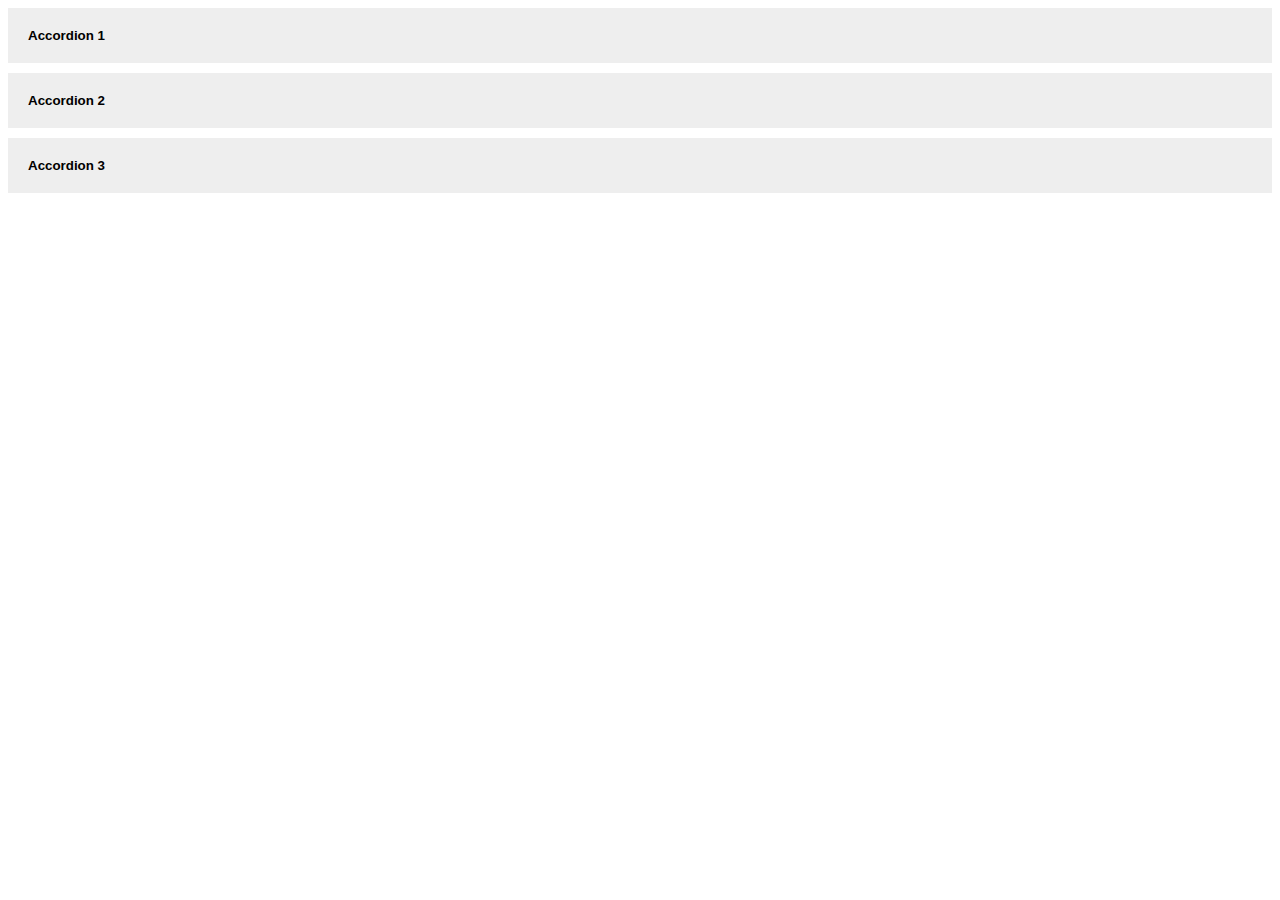
<file: accordion/index.html>
<!DOCTYPE html>
<html lang="en">
<head>
  <meta charset="UTF-8">
  <meta name="viewport" content="width=device-width, initial-scale=1.0">
  <meta http-equiv="X-UA-Compatible" content="ie=edge">
  <title>Accordion</title>
  <link rel="stylesheet" href="./style.css">
</head>
<body>
  
  <button class=accordion>Accordion 1</button>
  <article class=accordion__panel>
    Lorem ipsum dolor sit amet consectetur adipisicing elit. Voluptas expedita animi optio, eveniet deserunt minus natus dolores accusantium. Explicabo minima eligendi alias repellendus et delectus nihil voluptatum, aut dicta itaque?
  </article>

  <button class=accordion>Accordion 2</button>
  <article class=accordion__panel>
    Lorem ipsum dolor sit amet consectetur adipisicing elit. Voluptas expedita animi optio, eveniet deserunt minus natus dolores accusantium. Explicabo minima eligendi alias repellendus et delectus nihil voluptatum, aut dicta itaque?
    Lorem ipsum dolor, sit amet consectetur adipisicing elit. Rerum a itaque odio soluta, qui placeat. Fugiat voluptatem temporibus nostrum fugit debitis optio nisi quia, repellendus reiciendis eveniet nam qui cupiditate?x
  </article>

  <button class=accordion>Accordion 3</button>
  <article class=accordion__panel>
    Lorem ipsum dolor sit amet consectetur adipisicing elit. Voluptas expedita animi optio, eveniet deserunt minus natus dolores accusantium. Explicabo minima eligendi alias repellendus et delectus nihil voluptatum, aut dicta itaque?
  </article>

  <script>
    const accordions = document.querySelectorAll('.accordion')

    for (let i = 0; i < accordions.length; i++) {
      
      const accordion = accordions[i]
      
      accordion.addEventListener('click', function() {
        
        this.classList.toggle('active')
        
        const panel = this.nextElementSibling
        // If show set maxHeight to null
        // Else set the maxHeight to panel height needed for content
        if (panel.style.maxHeight) {
          panel.style.maxHeight = null
        } else {
          panel.style.maxHeight = panel.scrollHeight + 'px'
        }

      })
    }

  </script>

</body>
</html>
</file>
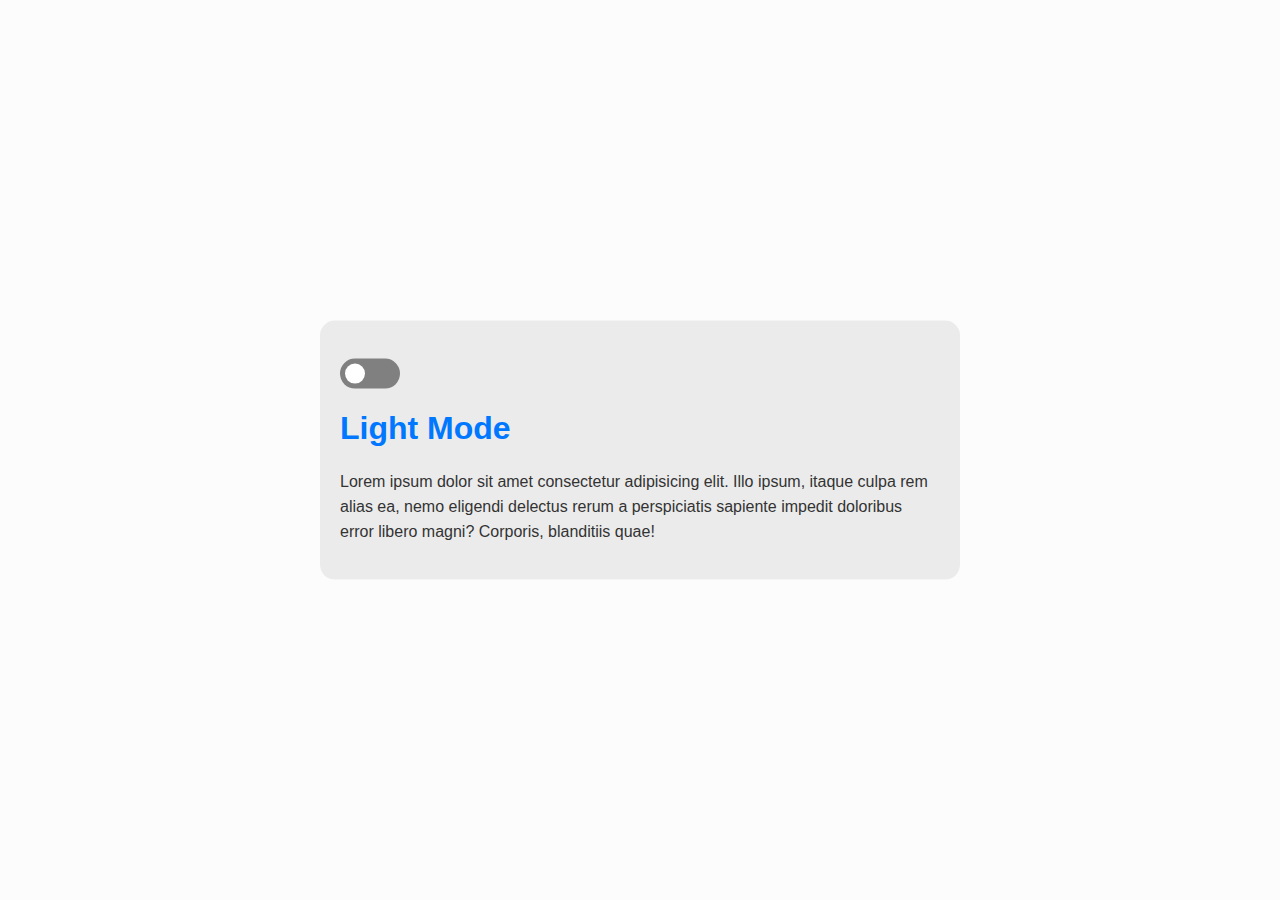
<file: dark-mode/index.html>
<!DOCTYPE html>
<html lang="en" data-theme="light">
<head>
  <meta charset="UTF-8">
  <meta name="viewport" content="width=device-width, initial-scale=1.0">
  <meta http-equiv="X-UA-Compatible" content="ie=edge">
  <title>Dark Mode Toggle</title>
  <link rel="stylesheet" href="./style.css">
</head>
<body>

  <div class="card">
    <input name="theme" type="checkbox" id="switch" />
    <label for="switch">Toggle</label>
    
    <h1 id="mode">Light Mode</h1>
    <p>
      Lorem ipsum dolor sit amet consectetur adipisicing elit. Illo ipsum, itaque culpa rem alias ea, nemo eligendi delectus rerum a perspiciatis sapiente impedit doloribus error libero magni? Corporis, blanditiis quae!
    </p>
  </div>

  <script>
    const switchToggle = document.querySelector('#switch')
    const mode = document.getElementById('mode')

    switchToggle.addEventListener('change', function () {
      if (this.checked) {
        changeTheme('dark')
      } else {
        changeTheme('light')
      }
    })
    
    const changeTheme = (theme) => {
        document.documentElement.setAttribute('data-theme', theme)
      if (theme == 'dark') {
        mode.innerText = 'Dark Mode'
      } else {
        mode.innerText = 'Light Mode'
      }
      document.documentElement.classList.add('transition')
    }

  </script>

</body>
</html>
</file>
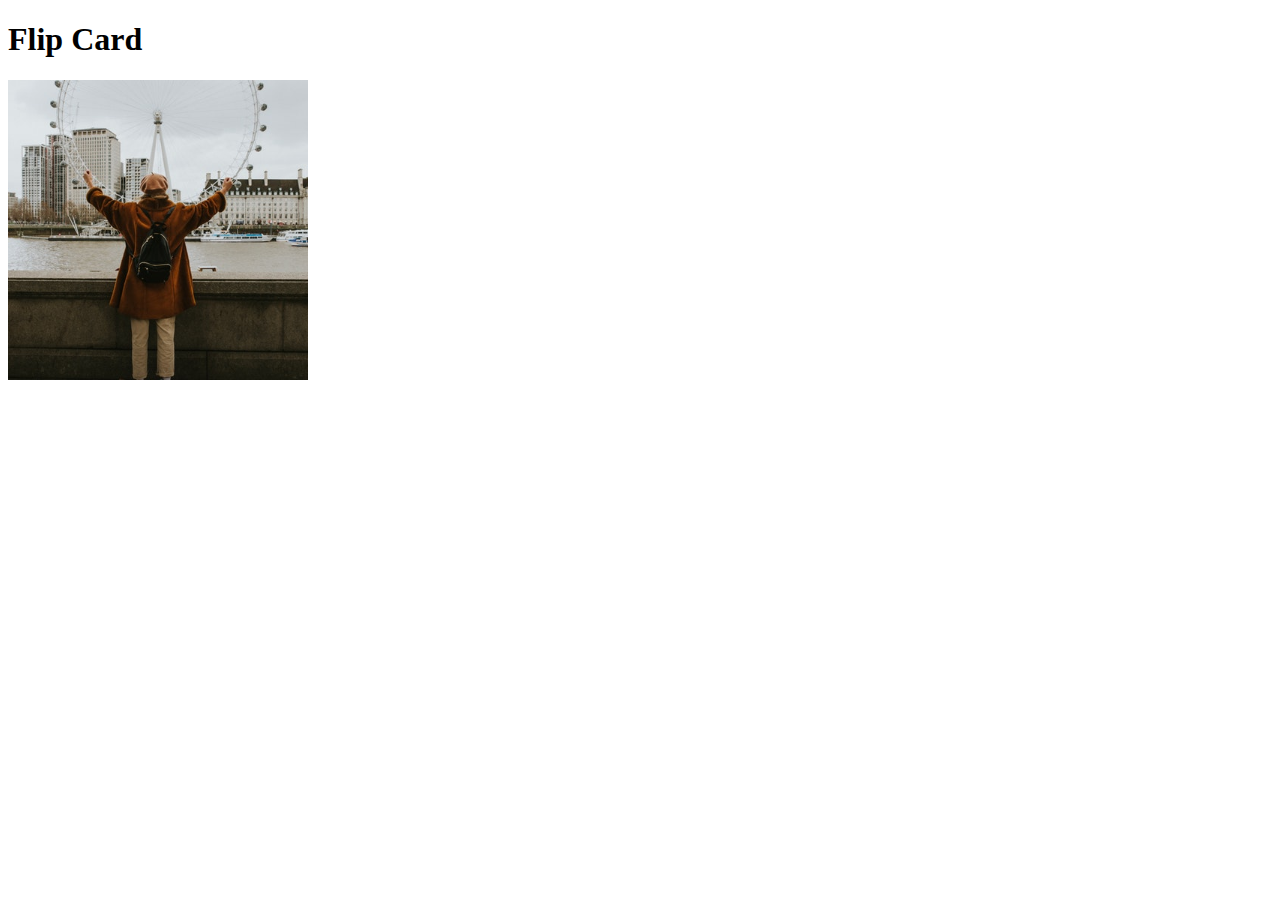
<file: flip-card/index.html>
<!DOCTYPE html>
<html lang="en">
<head>
  <meta charset="UTF-8">
  <meta name="viewport" content="width=device-width, initial-scale=1.0">
  <meta http-equiv="X-UA-Compatible" content="ie=edge">
  <title>Flip Card</title>
  <link rel="stylesheet" href="./index.css">
</head>
<body>
  
  <h1>Flip Card</h1>

  <div class="flip-card">
    <div class="flip-card-inner">
      <div class="flip-card-front">
        <img src="./avatar.jpg" alt="">
      </div>
      <div class="flip-card-back">
        <h2>I Made Pande Muliada</h2>
        <p>Lorem ipsum dolor sit amet consectetur adipisicing elit. Minima, fuga.</p>
      </div>
    </div>
  </div>

</body>
</html>
</file>
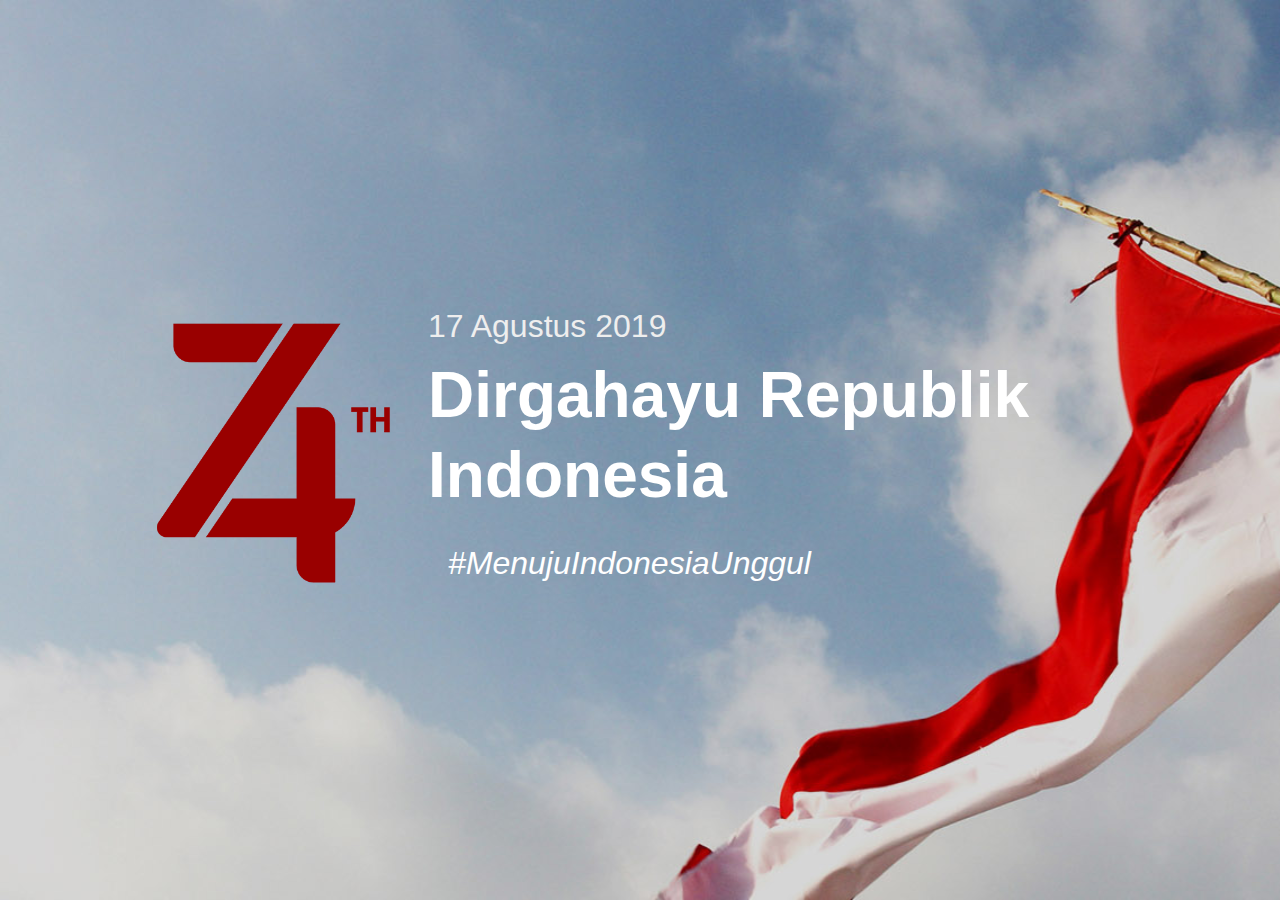
<file: HUT-RI74/index.html>
<!DOCTYPE html>
<html lang="en">
<head>
  <meta charset="UTF-8">
  <meta name="viewport" content="width=device-width, initial-scale=1.0">
  <meta http-equiv="X-UA-Compatible" content="ie=edge">
  <title>DIRGAHAYU INDONESIAKU YANG KE 74 - INDONESIA MERDEKA</title>
  <link rel="stylesheet" href="index.css">
</head>
<body>
  
  <section class="dirgahayu">
    <div class="container">
      <div class="row">
        <div class="column">
          <img src="./hut-ri-logo.png" alt="HUT REPUBLIK INDONESIA KE 74 LOGO" class="logo">
        </div>
        <div class="column">
          <small class="date">17 Agustus 2019</small>
          <h1 class="title">Dirgahayu Republik Indonesia</h1>
          <h2 class="sub-title">#MenujuIndonesiaUnggul</h2>
        </div>
      </div>
    </div>
  </section>

  <script>
    const subTitle = document.querySelector('.sub-title');

    subTitle.addEventListener('click', () => {
      window.location.href = 'forindoensia.html'
    })
  </script>


</body>
</html>
</file>
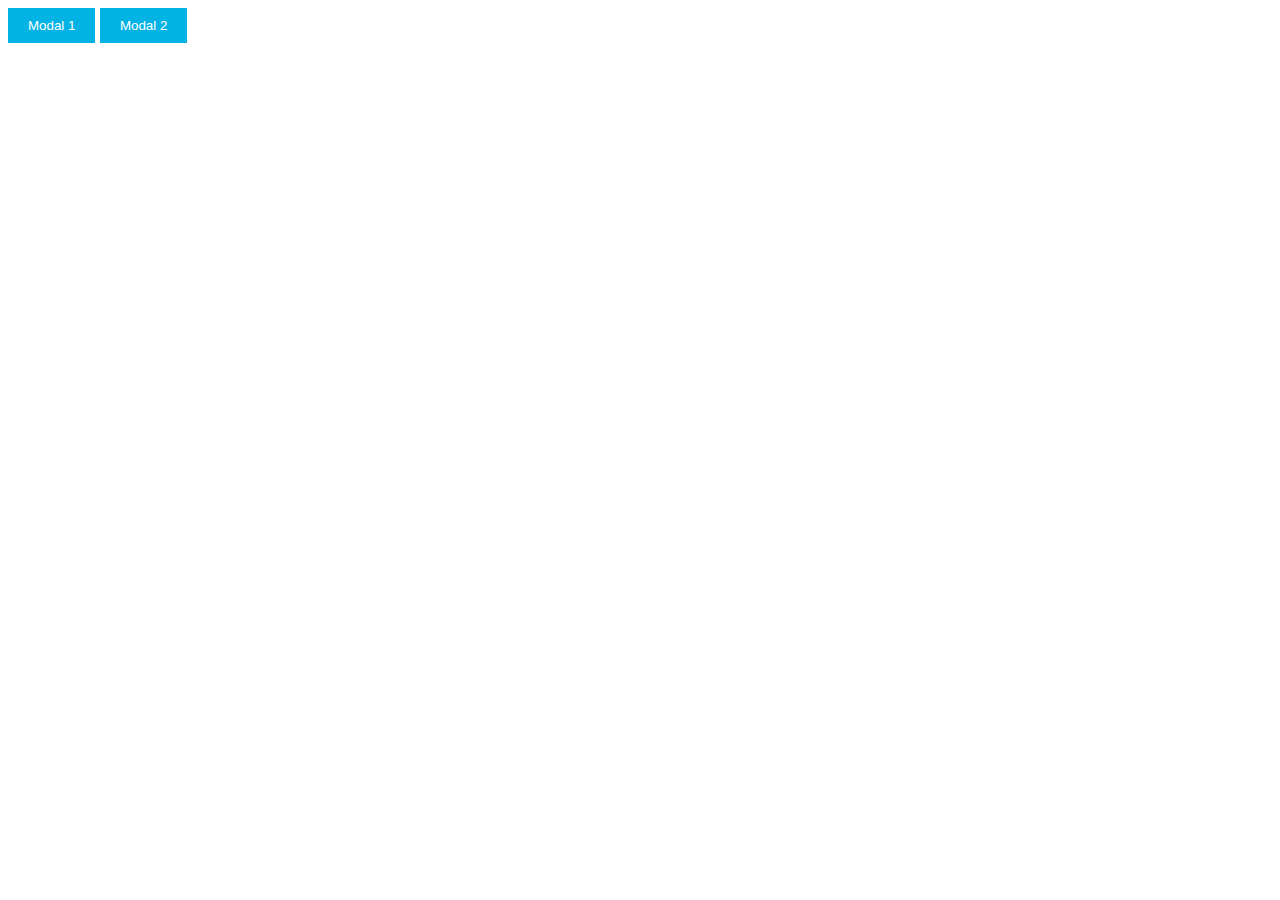
<file: modal/index.html>
<!DOCTYPE html>
<html lang="en">
<head>
  <meta charset="UTF-8">
  <meta name="viewport" content="width=device-width, initial-scale=1.0">
  <meta http-equiv="X-UA-Compatible" content="ie=edge">
  <title>Modal</title>
  <link rel="stylesheet" href="./style.css">
</head>
<body>

  <button data-target="modal1" class="modal-button">Modal 1</button>
  <div class="modal" id="modal1">
    <div class="modal__content">
      <h1>Modal Title 1</h1>
      <p>Lorem ipsum dolor sit amet consectetur adipisicing elit. Consequuntur eum earum, reprehenderit ea labore assumenda non pariatur fugit, eligendi quibusdam dolor adipisci maiores rerum facere nisi repudiandae excepturi? Et, rerum.</p>
      <span class="close-button">X</span>
    </div>
  </div>

  <button data-target="modal2" class="modal-button">Modal 2</button>
  <div class="modal" id="modal2">
    <div class="modal__content">
      <h1>Modal Title 2</h1>
      <p>Lorem ipsum dolor sit amet consectetur adipisicing elit. Consequuntur eum earum, reprehenderit ea labore assumenda non pariatur fugit, eligendi quibusdam dolor adipisci maiores rerum facere nisi repudiandae excepturi? Et, rerum.</p>
      <span class="close-button">X</span>
    </div>
  </div>

  <script>

    const modalButtons = document.querySelectorAll('.modal-button');
    const closeButtons = document.querySelectorAll('.close-button');
    let target, modal // Global Variable

    closeButtons.forEach(closeButton => {
      closeButton.addEventListener('click', () => {
        closeModal()
      })
    });

    // Using FOREACH LOOP
    modalButtons.forEach(modalButton => {
      // Open the modal when button clicked 
      modalButton.onclick = () => {
        target = modalButton.dataset.target // Get the data-target value
        modal = document.getElementById(target) // Reference to modal that contain id = target
        
        openModal()
      }
      
    })

    // Using FOR LOOP

    // for (let i = 0; i < modalButtons.length; i++) {
    //   const button = modalButtons[i] 
      
    //   button.onclick = () => {
    //     target = button.dataset.target // Get the data-target value
    //     modal = document.getElementById(target) // Reference to modal that contain id = target
        
    //     openModal()
    //   }

    // }

    // Close modal when clicked on dark area of modal
    window.onclick = (e) => {
      if (e.target == modal) {
        closeModal()
      }
    }

    const openModal = () => {
      modal.style.display = 'block'
    }

    const closeModal = () => {
      modal.style.display = 'none'
    }


  </script>
</body>
</html>
</file>
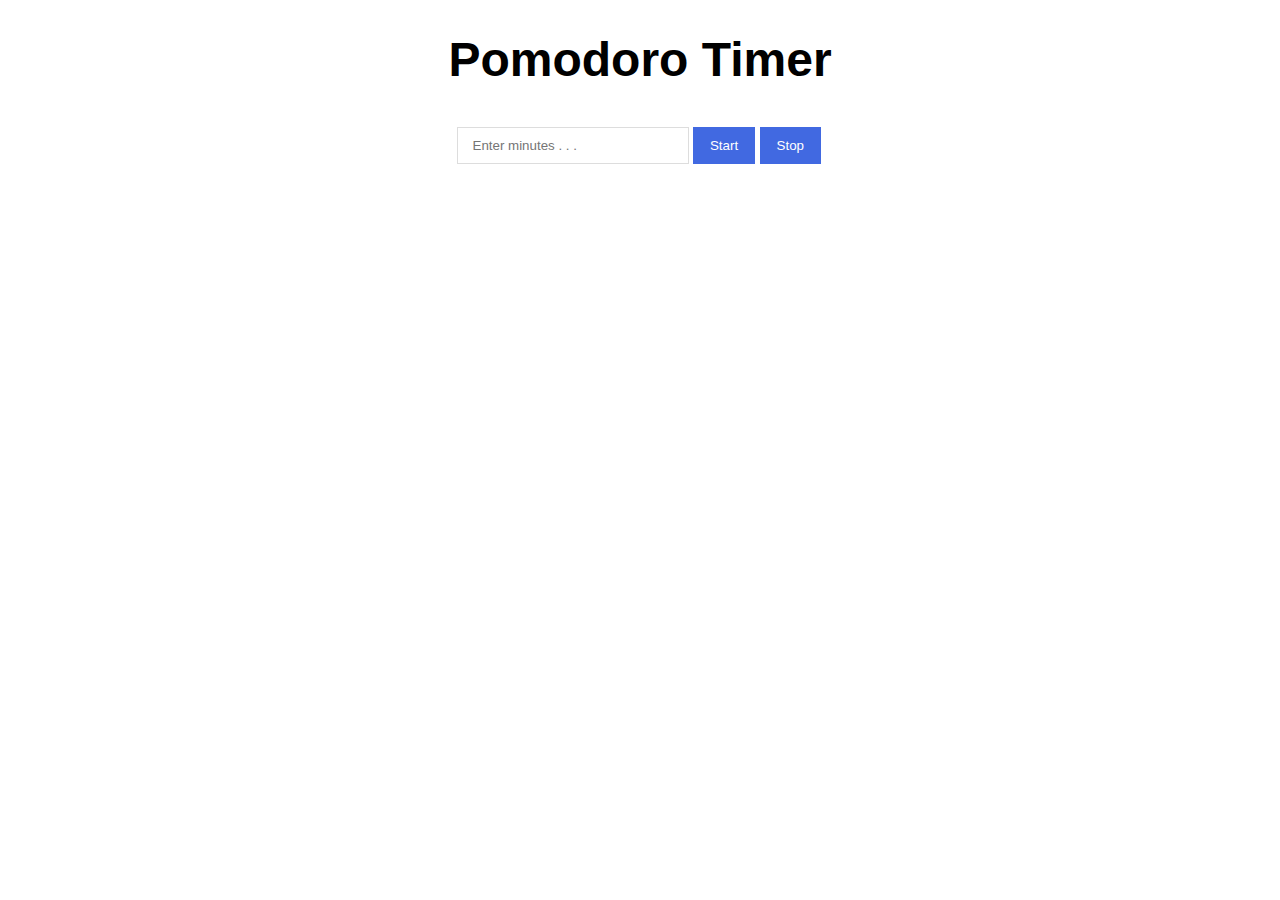
<file: pomodoro-timer/index.html>
<!DOCTYPE html>
<html lang="en">
<head>
  <meta charset="UTF-8">
  <meta name="viewport" content="width=device-width, initial-scale=1.0">
  <meta http-equiv="X-UA-Compatible" content="ie=edge">
  <title>Pomodoro Timer</title>
  <link rel="stylesheet" href="./index.css">
</head>
<body>

  <h1 class="app-title">Pomodoro Timer</h1>

  <div class="wrapper">
    <input type="number" id="minutesInput" placeholder="Enter minutes . . .">
    <button id="startButton">Start</button>
    <button id="stopButton">Stop</button>
    <h2 id="timer"></h2>
  </div>


  <script>
    const minutesInput = document.getElementById('minutesInput')
    const startButton = document.getElementById('startButton')
    const stopButton = document.getElementById('stopButton')
    const timer = document.getElementById('timer')

    let minutes, seconds = 0, interval

    minutesInput.addEventListener('change', (e) => {
      minutes = e.target.value
    })

    startButton.addEventListener('click', () => {
      startTimer(minutes)
    })    

    stopButton.addEventListener('click', () => {
      stopTimer();
    })

    // This function receive the minutes parameter
    // Convert the minutes parameter to seconds
    // SetInterval to 1 second
    // Every 1 second the seconds variable is decrement by 1
    // When the seconds variable reach zero (0) clear the interval
    const startTimer = (minutes) => {
      seconds = minutes * 60 || 0
      interval = setInterval(() => {
        seconds--
        if (seconds < 0 || !seconds) {
          stopTimer()  
        }
        
        // Set the timer
        timer.innerText = seconds + ' seconds'
      }, 1000)
    
      timer.style.display = 'block'
      
      // Set the input to disable when the timer started
      minutesInput.disabled = true
    }  

    const stopTimer = () => {
      clearInterval(interval)
      alert('Your sprint time is over, relax')
      timer.innerText = ''
      timer.style.display = 'none'
      
      // Set the input to not disable when the timer started
      minutesInput.disabled = false
    }

  </script>

</body>
</html>
</file>
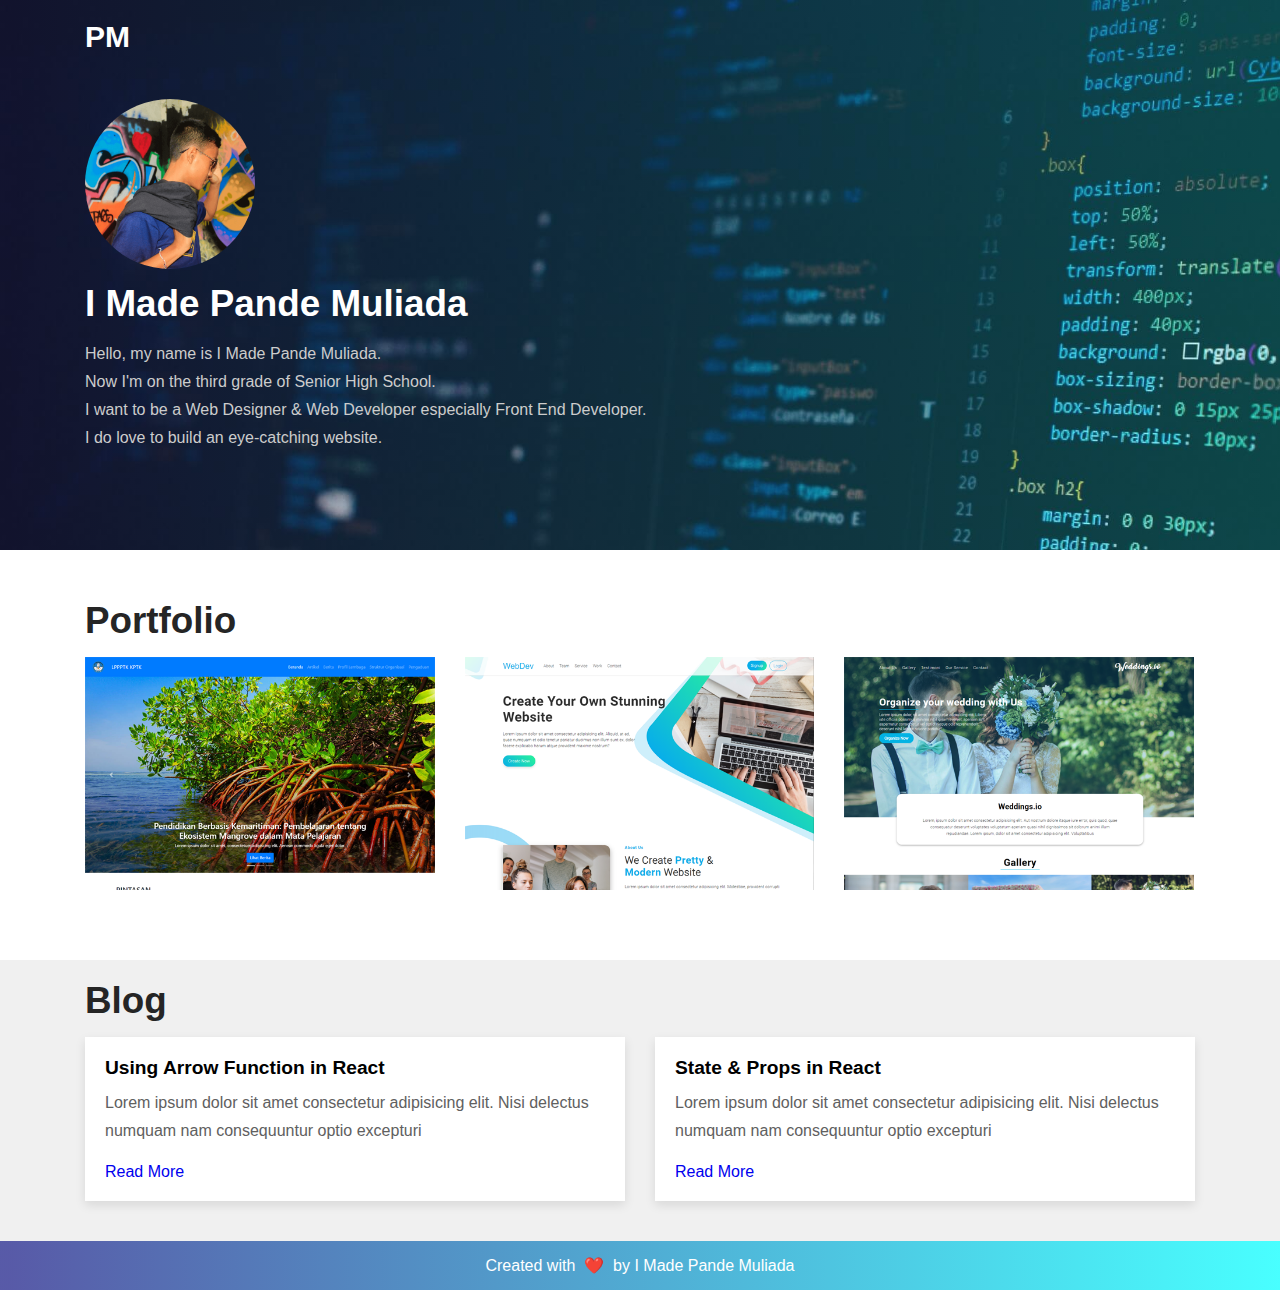
<file: portfolio-website/index.html>
<!DOCTYPE html>
<html lang="en">
<head>
  <meta charset="UTF-8">
  <meta name="viewport" content="width=device-width, initial-scale=1.0">
  <meta http-equiv="X-UA-Compatible" content="ie=edge">
  <title>I Made Pande Muliada - Web Developer</title>
  <link rel="stylesheet" href="./src/css/index.css">
  <link rel="stylesheet" href="./src/css/grid.css">
</head>
<body>

  <nav>
    <div class="container">
      <a href="#" class="nav-brand">PM</a>
    </div>
  </nav>

  <main class="hero">
    <div class="container">
      <img src="./src/images/person.png" alt="Me" class="avatar-image">
      <h1 class="title" style="color: #fff">I Made Pande Muliada</h1>
      <p style="color: #ccc">
        Hello, my name is I Made Pande Muliada.
        <br>
        Now I'm on the third grade of Senior High School.
        <br>
        I want to be a Web Designer & Web Developer especially Front End Developer.
        <br>
        I do love to build an eye-catching website. 
      </p>
    </div>
  </main>

  <section class="portfolio">
    <div class="container">
      <h2 class="title">Portfolio</h2>
      <div class="row">
        <div class="col-12 col-md-6 col-lg-4">
          <div class="card">
            <img src="./src/images/lppptk.png" alt="" class="card-img">
            <div class="card-content">
              <h3 class="card-title">LPPPTK KPTK</h3>
              <a href="#!" class="button is-primary">Visit Site</a>
            </div>
          </div>
        </div>
        <div class="col-12 col-md-6 col-lg-4">
          <div class="card">
            <img src="./src/images/webdev.png" alt="" class="card-img">
            <div class="card-content">
              <h3 class="card-title">Web Dev</h3>
              <a href="#!" class="button is-primary">Visit Site</a>
            </div>
          </div>
        </div>
        <div class="col-12 col-md-6 col-lg-4">
          <div class="card">
            <img src="./src/images/weddings.png" alt="" class="card-img">
            <div class="card-content">
              <h3 class="card-title">Weddings</h3>
              <a href="#!" class="button is-primary">Visit Site</a>
            </div>
          </div>
        </div>
      </div>
    </div>
  </section>

  <section class="blog">
    <div class="container">
      <h2 class="title">Blog</h2>
      <div class="row">
        <div class="col-12 col-sm-6 col-md-6">
          <div class="blog-card">
            <h3 class="blog-title">Using Arrow Function in React</h3>
            <p>
              Lorem ipsum dolor sit amet consectetur adipisicing elit. Nisi delectus numquam nam consequuntur optio excepturi
            </p>
            <br>
            <a href="#!">Read More</a>
          </div>
        </div>
        <div class="col-12 col-sm-6 col-md-6">
          <div class="blog-card">
            <h3 class="blog-title">State & Props in React</h3>
            <p>
              Lorem ipsum dolor sit amet consectetur adipisicing elit. Nisi delectus numquam nam consequuntur optio excepturi
            </p>
            <br>
            <a href="#!">Read More</a>
          </div>
        </div>
      </div>
    </div>
  </section>

  <footer>
    <div class="container">
      Created with &nbsp;❤️&nbsp; by I Made Pande Muliada 
    </div>
  </footer>

</body>
</html>
</file>
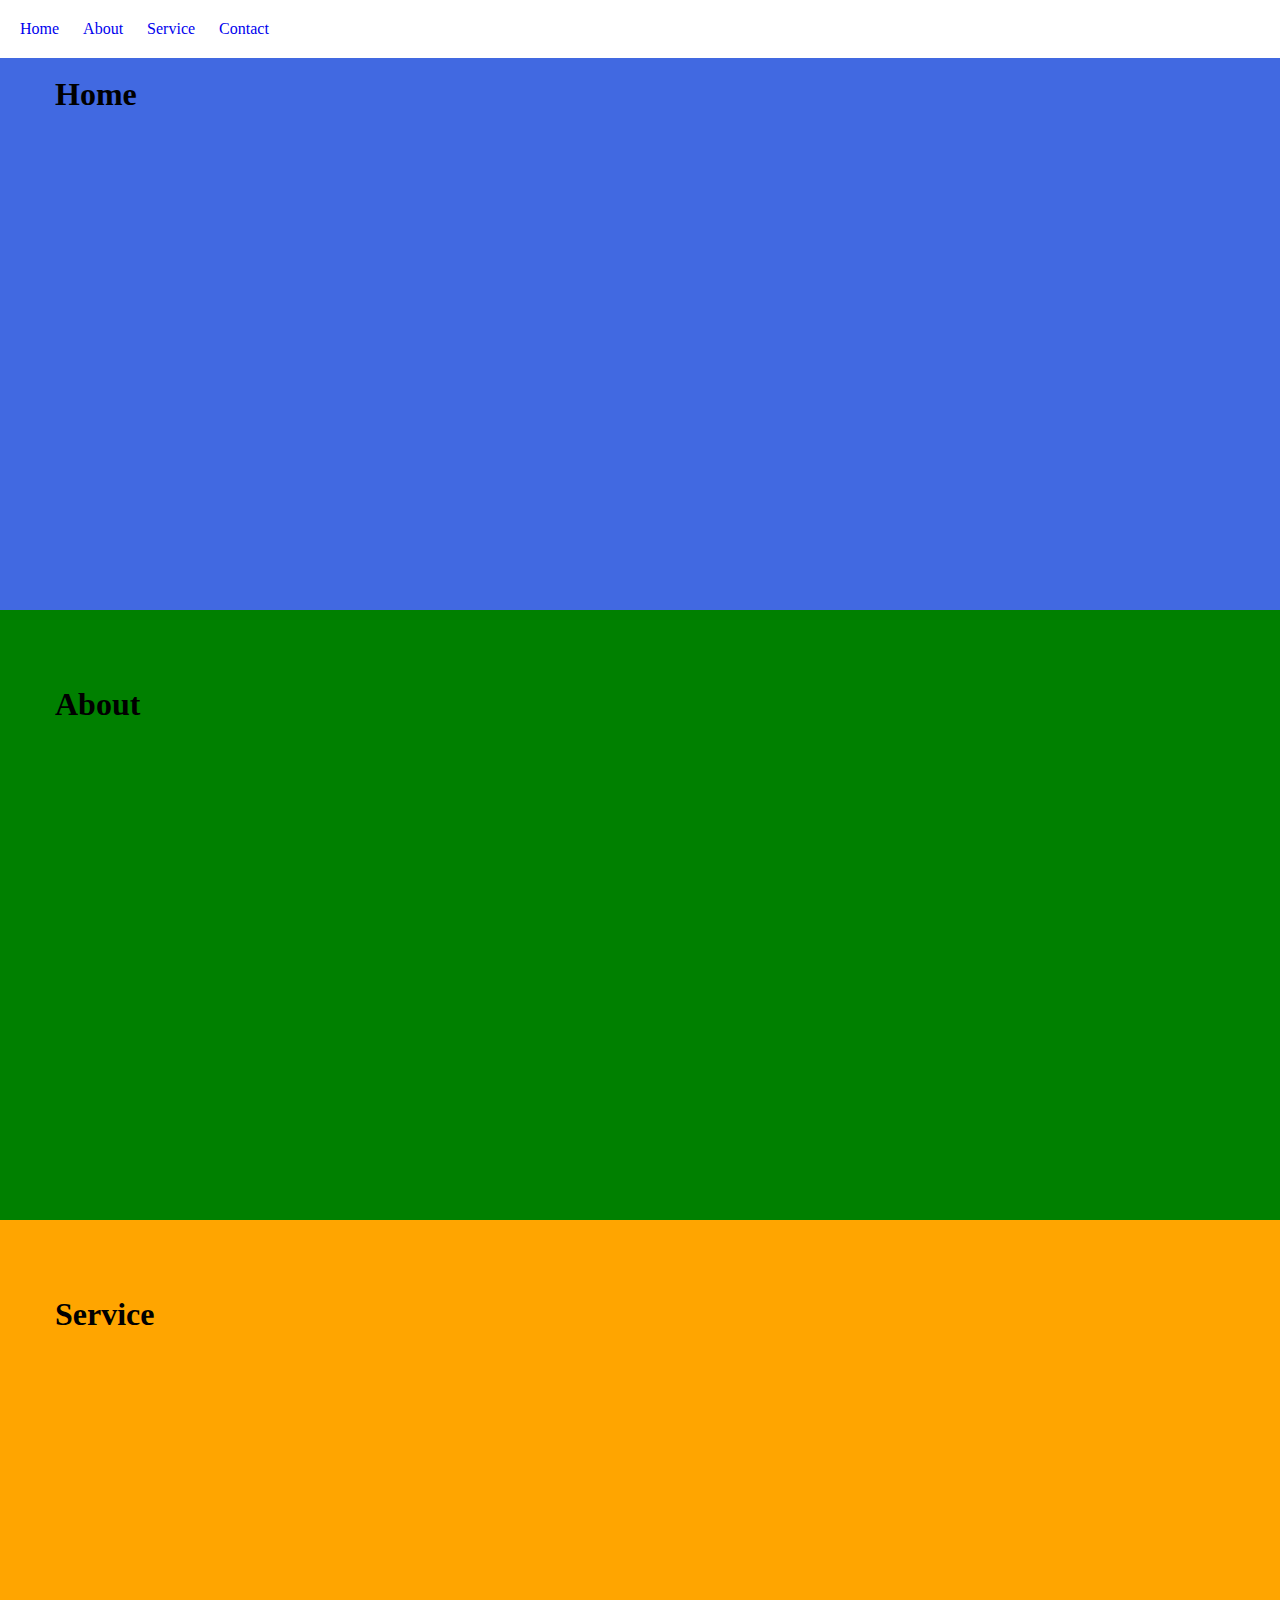
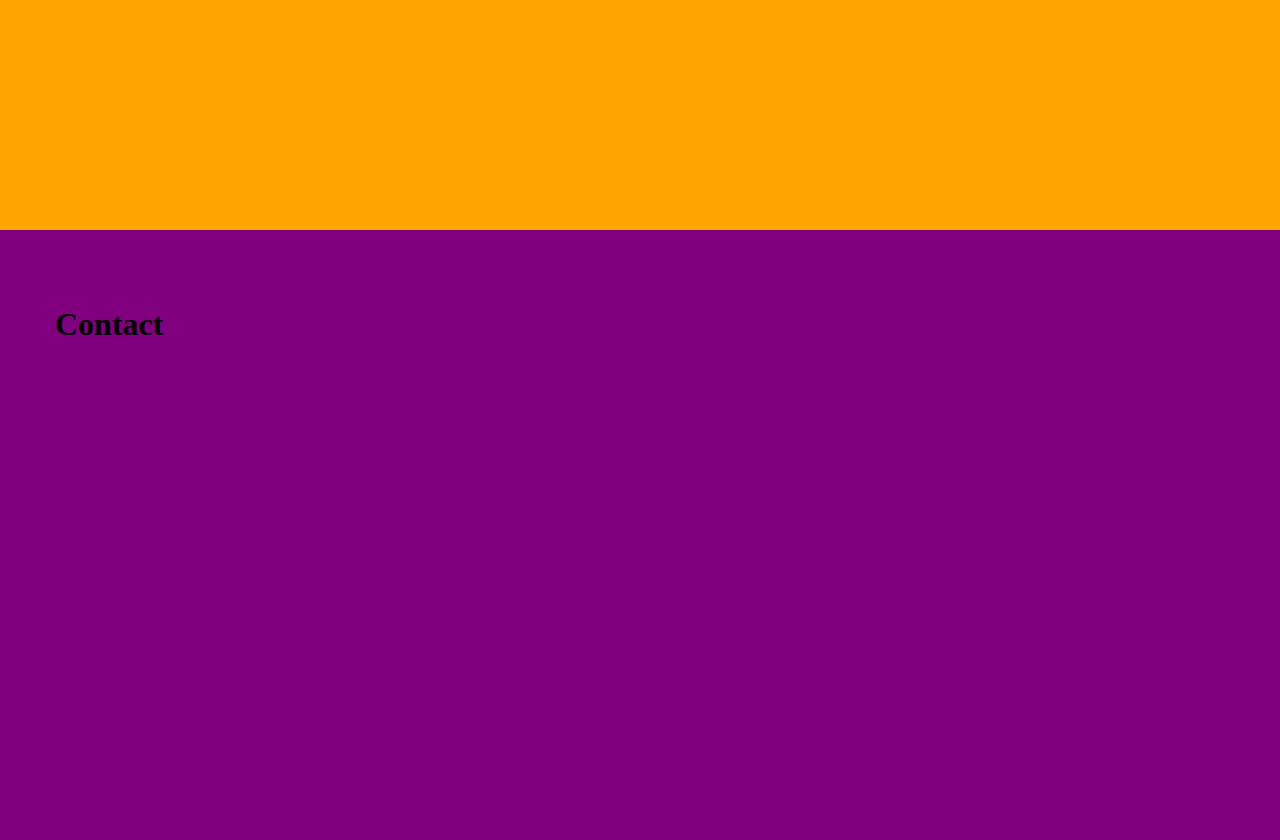
<file: smooth-scroll-css/index.html>
<!DOCTYPE html>
<html lang="en">
<head>
  <meta charset="UTF-8">
  <meta name="viewport" content="width=device-width, initial-scale=1.0">
  <meta http-equiv="X-UA-Compatible" content="ie=edge">
  <title>Smooth Scroll</title>
  <link rel="stylesheet" href="./index.css">
</head>
<body>

  <nav>
    <a href="#home">Home</a>
    <a href="#about">About</a>
    <a href="#service">Service</a>
    <a href="#contact">Contact</a>
  </nav>
  
  <section id="home" style="background: royalblue;">
    <h1>Home</h1>
  </section>
  <section id="about" style="background: green;">
    <h1>About</h1>
  </section>
  <section id="service" style="background: orange;">
    <h1>Service</h1>
  </section>
  <section id="contact" style="background: purple;">
    <h1>Contact</h1>
  </section>
</body>
</html>
</file>
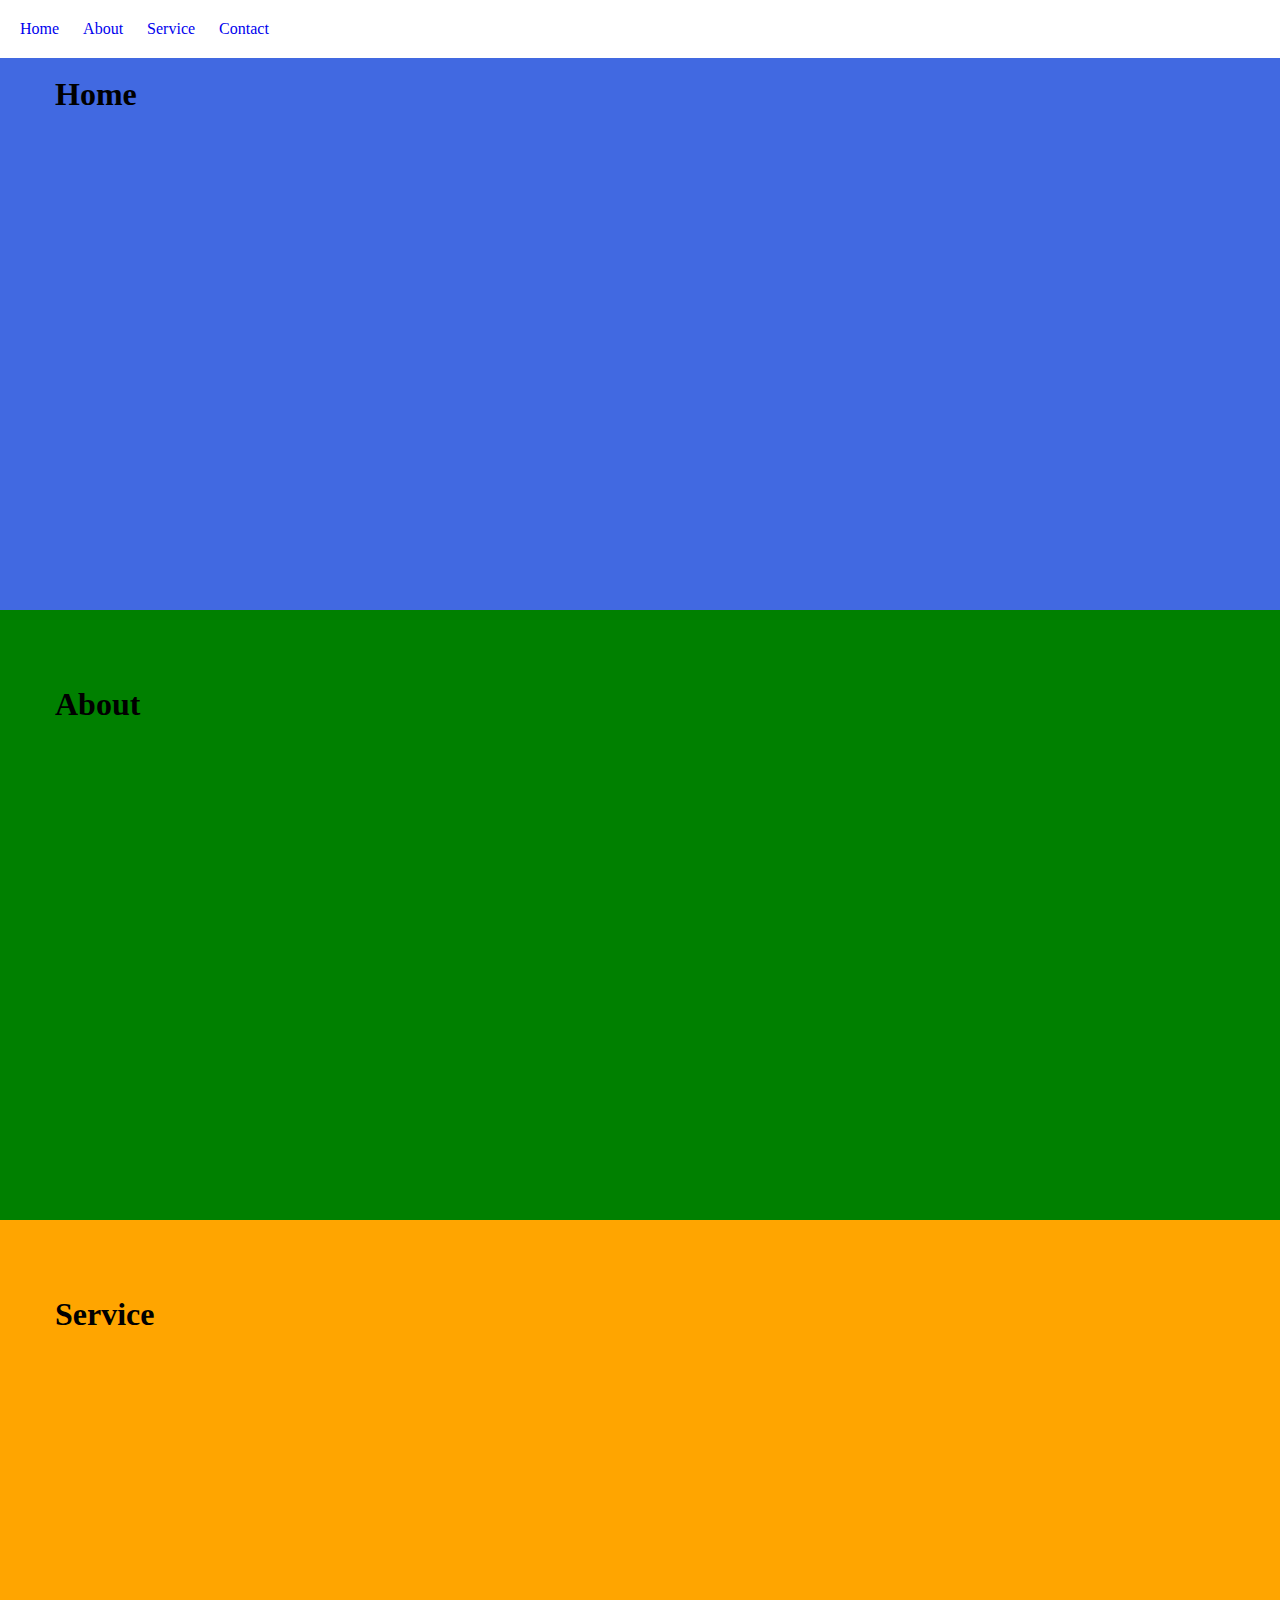
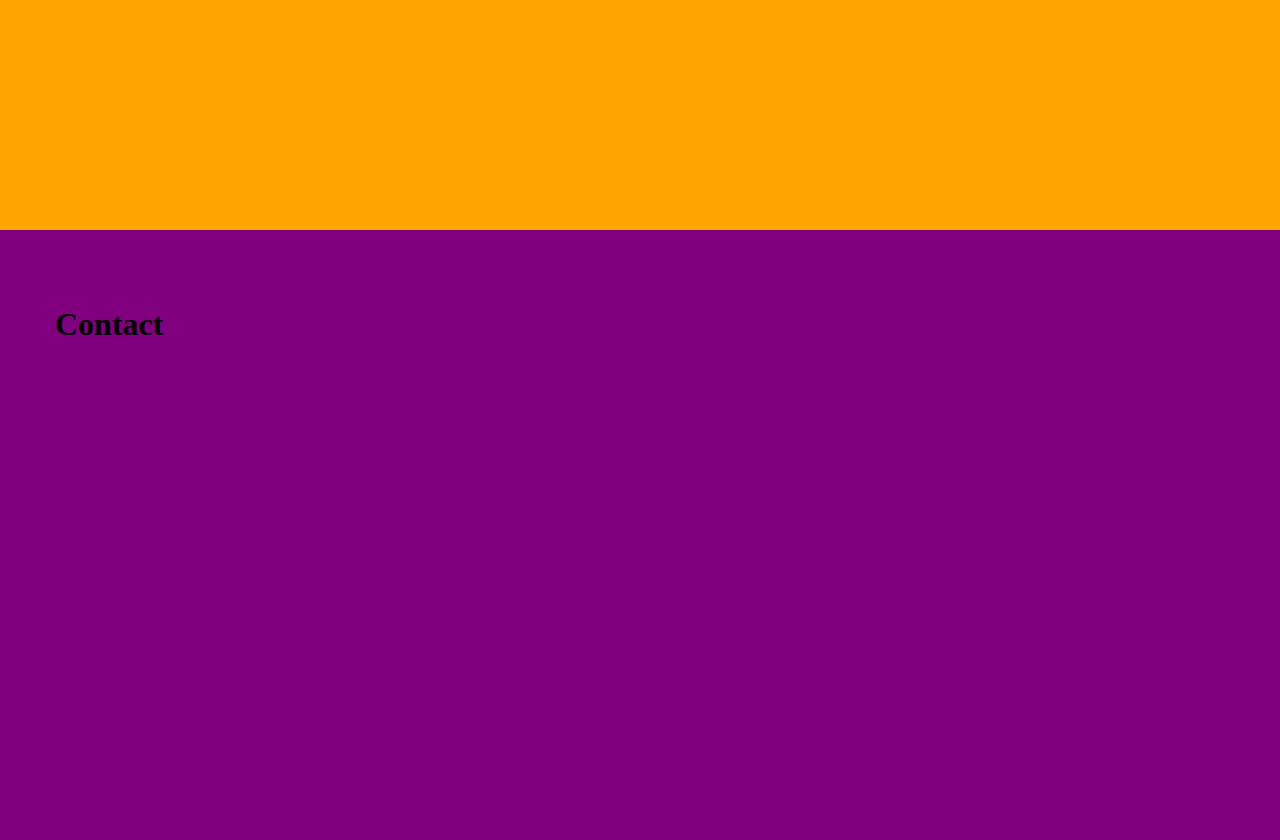
<file: smooth-scroll-js/index.html>
<!DOCTYPE html>
<html lang="en">
<head>
  <meta charset="UTF-8">
  <meta name="viewport" content="width=device-width, initial-scale=1.0">
  <meta http-equiv="X-UA-Compatible" content="ie=edge">
  <title>Smooth Scroll</title>
  <link rel="stylesheet" href="./index.css">
</head>
<body>

  <nav>
    <a href="#home" data-scroll>Home</a>
    <a href="#about" data-scroll>About</a>
    <a href="#service" data-scroll>Service</a>
    <a href="#contact" data-scroll>Contact</a>
  </nav>
  
  <section id="home" style="background: royalblue;">
    <h1>Home</h1>
  </section>
  <section id="about" style="background: green;">
    <h1>About</h1>
  </section>
  <section id="service" style="background: orange;">
    <h1>Service</h1>
  </section>
  <section id="contact" style="background: purple;">
    <h1>Contact</h1>
  </section>

  <script>
    const scrollLinks = document.querySelectorAll('a[data-scroll]')

    scrollLinks.forEach(scrollLink => {
      scrollLink.addEventListener('click', (e) => {
        e.preventDefault()
        
        const scrollTarget = scrollLink.getAttribute('href').substr(1) // Remove the (#) character
        const scrollElement = document.getElementById(scrollTarget)

        // You can change the value
        const scrollTopValue = scrollElement.offsetTop - 100 

        window.scroll({ 
          top: scrollTopValue, 
          left: 0,
          behavior: 'smooth' 
        })
      })
    })
    
  </script>

</body>
</html>
</file>
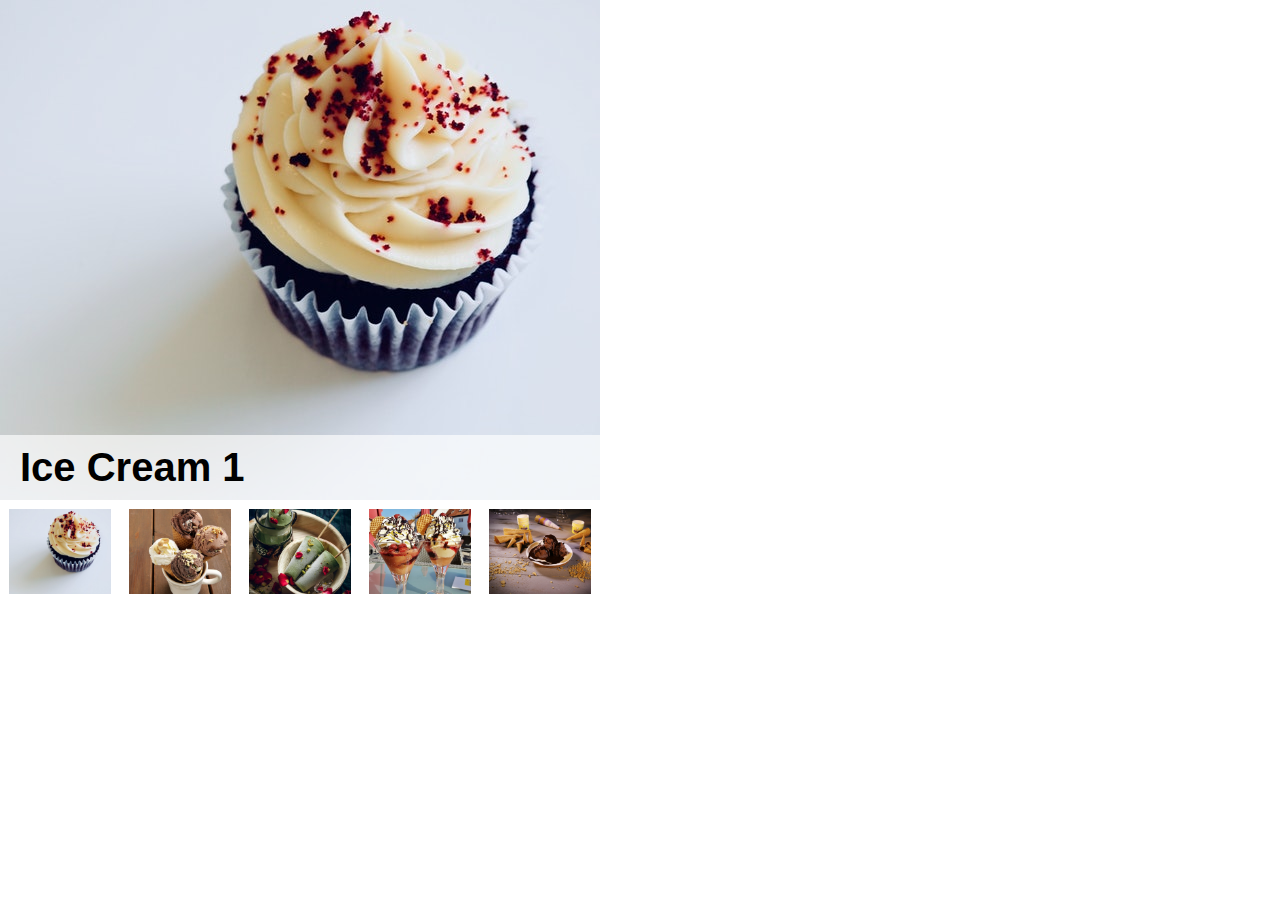
<file: tab-gallery/index.html>
<!DOCTYPE html>
<html lang="en">
<head>
  <meta charset="UTF-8">
  <meta name="viewport" content="width=device-width, initial-scale=1.0">
  <meta http-equiv="X-UA-Compatible" content="ie=edge">
  <title>Tab Gallery</title>
  <link rel="stylesheet" href="index.css">
</head>
<body>
  
  <div class="image-container">
    <div class="expand-wrapper">
      <img src="images/img-1.jpg" id="expandImage">
      <h1 id="expandImageText">Ice Cream 1</h1>
    </div>
  </div>

  <div class="tab-wrapper">
    <img class="image" src="images/img-1.jpg" alt="Ice Cream 1">
    <img class="image" src="images/img-2.jpg" alt="Ice Cream 2">
    <img class="image" src="images/img-3.jpg" alt="Ice Cream 3">
    <img class="image" src="images/img-4.jpg" alt="Ice Cream 4">
    <img class="image" src="images/img-5.jpg" alt="Ice Cream 5">
  </div>

  <script>
    const images = document.querySelectorAll('.image')
    const expandImage = document.querySelector('#expandImage')
    const expandImageText = document.querySelector('#expandImageText')

    images.forEach(image => {
      image.addEventListener('click', () => {
        expandImage.src = image.src
        expandImage.alt = image.alt

        expandImageText.textContent = image.alt
      })
    });
  </script>

</body>
</html>
</file>
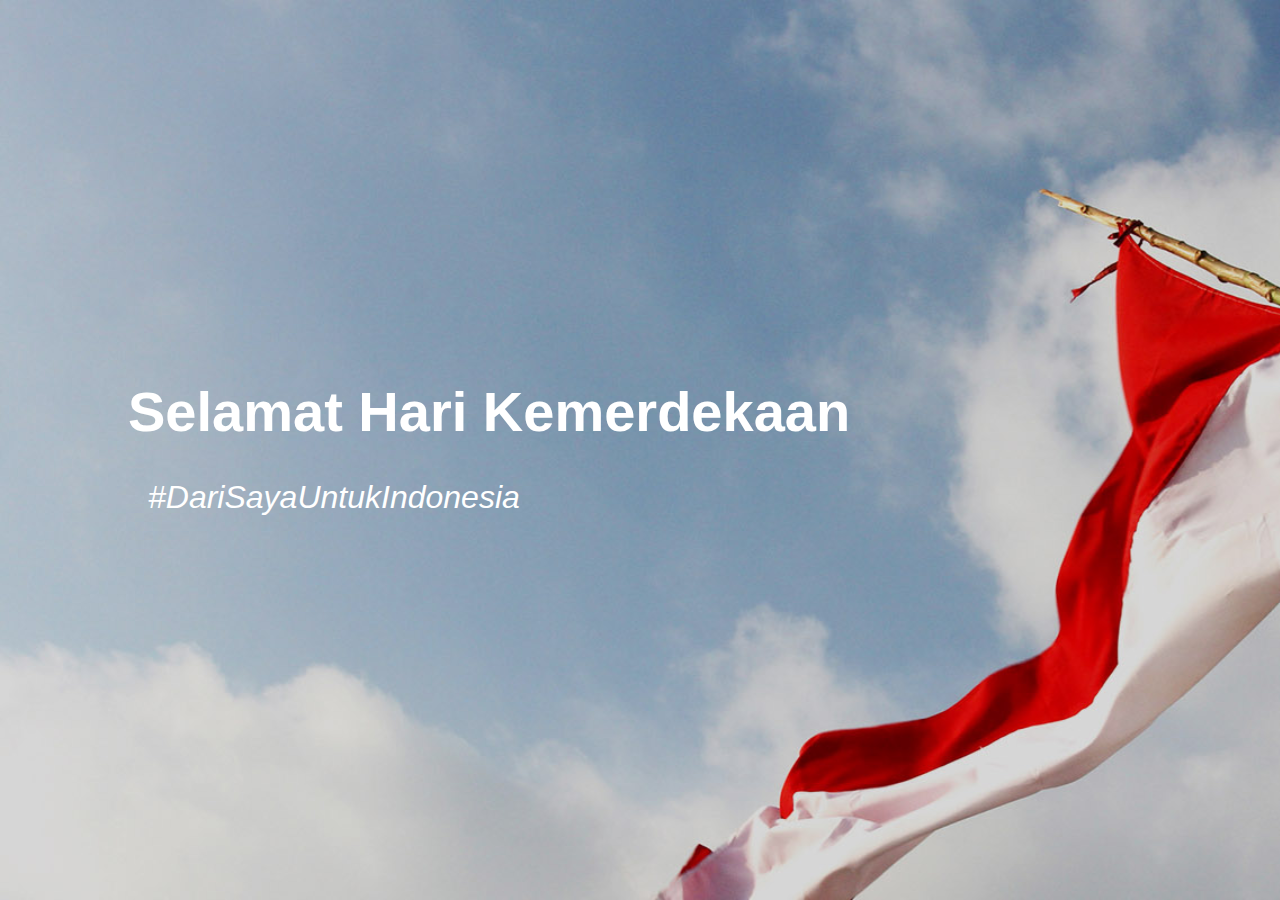
<file: HUT-RI74/forindoensia.html>
<!DOCTYPE html>
<html lang="en">

<head>
  <meta charset="UTF-8">
  <meta name="viewport" content="width=device-width, initial-scale=1.0">
  <meta http-equiv="X-UA-Compatible" content="ie=edge">
  <title>DIRGAHAYU INDONESIAKU YANG KE 74 - INDONESIA MERDEKA</title>
  <link rel="stylesheet" href="index.css">
</head>

<body>

  <section class="forindonesia">
    <div class="container">
      <h1 class="title">
        Selamat Hari Kemerdekaan
      </h1>
      <h2 class="sub-title">#DariSayaUntukIndonesia</h2>
    </div>
  </section>


</body>

</html>
</file>
<file: accordion/style.css>
.accordion {
  background: #eee;
  border: none;
  padding: 20px;
  width: 100%;
  text-align: left;
  font-weight: bold;
  cursor: pointer;
  outline: none;
  transition: all ease-out .2s;
}
.accordion.active, .accordion:hover  {
  background: #02b3e4;
  color: #fff;
}

.accordion__panel {
  margin: 5px 0;
  width: 100%;
  max-height: 0; /* Animation Effect Here */
  overflow: hidden;
  transition: max-height ease-out .3s;
}
</file>
<file: dark-mode/style.css>
html {
  font-family: 'Montserrat', sans-serif;

  --bg: #FCFCFC;
  --bg-panel: #EBEBEB;
  --color-headings: #0077FF;
  --color-text: #333333;
}
html[data-theme="dark"] {
  font-family: 'Montserrat', sans-serif;

  --bg: #333333;
  --bg-panel: #434343;
  --color-headings: #3694FF;
  --color-text: #B5B5B5;
}


body {
  margin: 0;
  padding: 0;
  width: 100%;
  height: 100%;
  background: var(--bg);
}

.card {
  position: absolute;
  margin: auto;
  width: 600px;
  background: var(--bg-panel);
  border-radius: 15px;
  padding: 20px;
  top: 50%;
  left: 50%;
  transform: translate(-50%, -50%);
}


h1 {
  color: var(--color-headings);
}
p {
  color: var(--color-text);
  line-height: 25px;
}

input[type=checkbox]{
	height: 0;
	width: 0;
	visibility: hidden;
}

label {
	cursor: pointer;
	text-indent: -9999px;
	width: 60px;
	height: 30px;
	background: grey;
	display: block;
	border-radius: 100px;
	position: relative;
}

label:after {
	content: '';
	position: absolute;
	top: 5px;
	left: 5px;
	width: 20px;
	height: 20px;
	background: #fff;
	border-radius: 90px;
	transition: 0.3s;
}

input:checked + label {
	background: var(--color-headings);
}

input:checked + label:after {
	left: calc(100% - 5px);
	transform: translateX(-100%);
}

label:active:after {
	width: 30px;
}

html.transition,
html.transition *,
html.transition *::before,
html.transition *::after 
{
  transition: all ease-in-out .5s !important;
}
</file>
<file: flip-card/index.css>
.flip-card {
  background-color: transparent;
  width: 300px;
  height: 300px;
  perspective: 1000px; /* For the Flip 3D effect */
}
.flip-card-inner {
  position: relative;
  width: 100%;
  height: 100%;
  text-align: center;
  transition: transform 0.8s;
  transform-style: preserve-3d;
}
.flip-card:hover .flip-card-inner {
  transform: rotateY(180deg);
}
.flip-card-front img {
  width: 100%;
  display: block;
} 
.flip-card-front,
.flip-card-back {
  position: absolute;
  width: 100%;
  height: 100%;
  backface-visibility: hidden; /* When rotate hide the behind/back visibility */
}
.flip-card-front {
  background: #bbb;
}
.flip-card-back {
  color: white;
  background: #02b3e4;
  transform: rotateY(180deg);
}
</file>
<file: HUT-RI74/index.css>
html, body {
  margin: 0;
  padding: 0;
  font-family: "Open Sans", sans-serif;
}

* {
  margin: 0;
  padding: 0;
  box-sizing: border-box;
}

.dirgahayu {
  overflow: hidden;
  position: relative;
  display: flex;
  align-items: center;
  min-height: 100vh;
  max-height: 100vh;
  background: url('./background.svg');
  background-size: cover;
  background-repeat: no-repeat;
}

.dirgahayu .date {
  font-size: 2rem;
  font-weight: 400;
  display: inline-block;
  margin-bottom: 10px;
  color: #eee;
}
 
.container {
  width: 80%;
  margin: 0 auto;
}

.title {
  font-size: 4rem;
  margin: 0;
  margin-bottom: 10px;
  color: #fff;
  margin-bottom: 20px;
  line-height: 80px;
}

.sub-title {
  font-size: 2rem;
  font-weight: 400;
  margin: 0;
  color: #fff;
  font-style: italic;
  display: inline-block;
  padding: 10px 20px;
  border-radius: 10px;
  cursor: pointer;
  transition: all ease-out .6s;
}

.sub-title:hover {
  background: #990000;
  color: #fff;
}

.logo {
  width: 300px; 
}

.row {
  display: flex;
}

.dirgahayu .column:nth-child(1) {
  animation: fadeInLeft ease-out 1.4s;
}

.dirgahayu .column:nth-child(2) {
  animation: fadeInRight ease-out 1.7s;
  align-self: center;
}

.forindonesia {
  overflow: hidden;
  position: relative;
  display: flex;
  align-items: center;
  min-height: 100vh;
  max-height: 100vh;
  background: url('./background.svg');
  background-size: cover;
  background-repeat: no-repeat;
}

.forindonesia .container {
  align-self: center;
  margin-right: auto;
}

.forindonesia .title {
  font-size: 3.5rem;
  margin: 0;
  line-height: 75px;
  margin-bottom: 20px;
  color: #fff;
  animation: fadeInDown ease-out 1.5s;
}
.forindonesia .sub-title {
  animation: fadeInUp ease-out 2s;
  color: #fff
}


@-webkit-keyframes fadeInDown {
  from {
    opacity: 0;
    -webkit-transform: translate3d(0, -100%, 0);
    transform: translate3d(0, -100%, 0);
  }

  to {
    opacity: 1;
    -webkit-transform: translate3d(0, 0, 0);
    transform: translate3d(0, 0, 0);
  }
}

@keyframes fadeInDown {
  from {
    opacity: 0;
    -webkit-transform: translate3d(0, -100%, 0);
    transform: translate3d(0, -100%, 0);
  }

  to {
    opacity: 1;
    -webkit-transform: translate3d(0, 0, 0);
    transform: translate3d(0, 0, 0);
  }
}

@-webkit-keyframes fadeInUp {
  from {
    opacity: 0;
    -webkit-transform: translate3d(0, 100%, 0);
    transform: translate3d(0, 100%, 0);
  }

  to {
    opacity: 1;
    -webkit-transform: translate3d(0, 0, 0);
    transform: translate3d(0, 0, 0);
  }
}

@keyframes fadeInUp {
  from {
    opacity: 0;
    -webkit-transform: translate3d(0, 100%, 0);
    transform: translate3d(0, 100%, 0);
  }

  to {
    opacity: 1;
    -webkit-transform: translate3d(0, 0, 0);
    transform: translate3d(0, 0, 0);
  }
}

@-webkit-keyframes fadeInLeft {
  from {
    opacity: 0;
    -webkit-transform: translate3d(-100%, 0, 0);
    transform: translate3d(-100%, 0, 0);
  }

  to {
    opacity: 1;
    -webkit-transform: translate3d(0, 0, 0);
    transform: translate3d(0, 0, 0);
  }
}

@keyframes fadeInLeft {
  from {
    opacity: 0;
    -webkit-transform: translate3d(-100%, 0, 0);
    transform: translate3d(-100%, 0, 0);
  }

  to {
    opacity: 1;
    -webkit-transform: translate3d(0, 0, 0);
    transform: translate3d(0, 0, 0);
  }
}

@-webkit-keyframes fadeInRight {
  from {
    opacity: 0;
    -webkit-transform: translate3d(100%, 0, 0);
    transform: translate3d(100%, 0, 0);
  }

  to {
    opacity: 1;
    -webkit-transform: translate3d(0, 0, 0);
    transform: translate3d(0, 0, 0);
  }
}

@keyframes fadeInRight {
  from {
    opacity: 0;
    -webkit-transform: translate3d(100%, 0, 0);
    transform: translate3d(100%, 0, 0);
  }

  to {
    opacity: 1;
    -webkit-transform: translate3d(0, 0, 0);
    transform: translate3d(0, 0, 0);
  }
}
</file>
<file: modal/style.css>
html {
  font-family: 'Roboto', sans-serif;
}

#modal-button, .modal-button {
  background: #02b3e4;
  border: none;
  padding: 10px 20px;
  color: #fff;
  cursor: pointer;
}

.modal {
  z-index: 99;
  position: fixed;
  top: 0;
  left: 0;
  right: 0;
  bottom: 0;
  background: rgb(0, 0, 0);
  background: rgba(0, 0, 0, 0.2);
  display: none;
}
.modal__content {
  position: fixed;
  top: 50%;
  left: 50%;
  width: 50%;
  background: #FFF;
  border-radius: 10px;
  padding: 20px;
  transform: translate(-50%,-50%);
  animation: fadeIn .4s;
}

@keyframes fadeIn {
  from { opacity: 0; }
  to { opacity: 1; }
}
</file>
<file: pomodoro-timer/index.css>
html {
  font-family: "Roboto", sans-serif;
}

.app-title {
  text-align: center;
  font-size: 3rem;
  margin-bottom: 40px;
}

.wrapper {
  width: 367px;
  margin: auto;
}

#minutesInput {
  width: 200px;
  padding: 10px 15px;
  border: 1px solid #ddd
}
#startButton {
  padding: 10px 16px;
  border: 1px solid royalblue;
  background: royalblue;
  color: #fff;
}
#stopButton {
  padding: 10px 16px;
  border: 1px solid royalblue;
  background: royalblue;
  color: #fff;
}
#timer {
  font-size: 2rem;
  text-align: center;
  background: blueviolet;
  padding: 10px 0;
  color: #fff;
  display: none;
}
</file>
<file: portfolio-website/src/css/index.css>
body {
  margin: 0; padding: 0;
  font-family: 'Open Sans', sans-serif;
  font-weight: 400;
}

* {
  margin: 0;
  padding: 0;
  box-sizing: border-box;
  font-size: 16px;
}

a {
  text-decoration: none;
}
a:active {
  color: #2e3192;
}

@font-face {
  src: url('../fonts/OpenSans-Light.ttf');
  font-family: 'Open Sans', sans-serif;
  font-weight: 100;
}
@font-face {
  src: url('../fonts/OpenSans-Regular.ttf');
  font-family: 'Open Sans', sans-serif;
  font-weight: 400;
}
@font-face {
  src: url('../fonts/OpenSans-Bold.ttf');
  font-family: 'Open Sans', sans-serif;
  font-weight: 700;
}

h1,h2,h3,h4,h5,h6 {
  font-family: 'Open Sans', sans-serif;
  font-weight: 700;
}
.title {
  font-size: 2.3rem;
  margin-bottom: 15px;
  color: #252525
}

p {
  font-family: 'Open Sans', sans-serif;
  color: #606060;
  line-height: 28px;
  font-weight: 400;
}

hr {
  border: none;
  height: 5px;
  width: 50px;
  background: #2e3192; 
  background: -moz-linear-gradient(to bottom right,  rgba(46, 49, 146, .6) 1%,rgba(27, 255, 255, .6) 100%); 
  background: -webkit-linear-gradient(to bottom right,  rgba(46, 49, 146, .6) 1%,rgba(27, 255, 255, .6) 100%); 
  background: linear-gradient(to bottom right,  rgba(46, 49, 146, .6) 1%,rgba(27, 255, 255, .6) 100%); 
}

nav {
  position: absolute;
  width: 100%;
  padding: 20px 0;
}

nav .nav-brand {
  color: #fff;
  font-weight: bold;
  font-size: 30px;
}

.hero {
  position: relative;
  z-index: -2;
  min-height: 550px;
  background: url('../images/background.jpg');
  background-size: cover;
  background-attachment: fixed;
  margin-bottom: 50px;
  display: flex;
  align-items: center;
}

.hero .avatar-image {
  width: 170px;
  border-radius: 100%;
  margin-bottom: 10px;
  transform: scaleX(-1);
}
.hero::before {
  content: "";
  z-index: -1;
  position: absolute;
  top: 0;
  left: 0;
  right: 0;
  bottom: 0;
  background: #2e3192; 
  background: -moz-linear-gradient(to right,  rgba(46, 49, 146, 0.25) 1%,rgba(27, 255, 255, 0.25) 100%); 
  background: -webkit-linear-gradient(to right,  rgba(46, 49, 146, 0.25) 1%,rgba(27, 255, 255, 0.25) 100%); 
  background: linear-gradient(to right,  rgba(46, 49, 146, 0.25) 1%,rgba(27, 255, 255, 0.25) 100%); 
}

@media (max-width: 576px) {
  .hero {
    padding-top: 80px;
  }
}

.portfolio {
  margin-bottom: 50px;
}

.card {
  position: relative;
}
.card-img {
  width: 100%;
  display: block;
}
.card-content {
  position: absolute;
  top: 0;
  left: 0;
  right: 0;
  bottom: 0;
  display: block;
  background: #2e3192; 
  background: -moz-linear-gradient(to right,  rgba(46, 49, 146, 0.8) 1%,rgba(27, 255, 255, 0.8) 100%); 
  background: -webkit-linear-gradient(to right,  rgba(46, 49, 146, 0.8) 1%,rgba(27, 255, 255, 0.8) 100%); 
  background: linear-gradient(to right,  rgba(46, 49, 146, 0.8) 1%,rgba(27, 255, 255, 0.8) 100%);
  opacity: 0;
  transform: scale(0);
  transition: all ease-out .3s;
  text-align: center;
  padding-top: 60px;
}

@media (max-width: 576px) {
  .card-content {
    padding-top: 38px;
  }
}

.card-title {
  font-weight: 400;
  font-size: 1.6rem;
  color: #fff;
  margin-bottom: 10px;
}
.button {
  display: inline-block;
  padding: 10px;
  border: 1px solid;
  outline: none;
}
.button.is-primary {
  border-color: white;
  background: white;
  color: rgba(46, 49, 146, 0.8); 
}

.card:hover .card-content {
  opacity: 1;
  transform: scale(1);
}

.blog {
  padding: 20px 0;
  background: #f0f0f0;
}

.blog-card {
  background: #fff;
  padding: 20px;
  box-shadow: 0 4px 10px rgba(0,0,0, .1)
}
.blog-title {
  font-size: 1.2rem;
  margin-bottom: 10px;
}

footer {
  padding: 15px;
  text-align: center;
  color: #fff;
  background: #2e3192; 
  background: -moz-linear-gradient(to right,  rgba(46, 49, 146, 0.8) 1%,rgba(27, 255, 255, 0.8) 100%); 
  background: -webkit-linear-gradient(to right,  rgba(46, 49, 146, 0.8) 1%,rgba(27, 255, 255, 0.8) 100%); 
  background: linear-gradient(to right,  rgba(46, 49, 146, 0.8) 1%,rgba(27, 255, 255, 0.8) 100%);
}
</file>
<file: portfolio-website/src/css/grid.css>
.container {
  width: 100%;
  padding: 0 15px;
  margin: 0 auto;
}
@media (min-width: 576px) {
  .container {
    max-width: 540px;
  }
}

@media (min-width: 768px) {
  .container {
    max-width: 720px;
  }
}

@media (min-width: 992px) {
  .container {
    max-width: 960px;
  }
}

@media (min-width: 1200px) {
  .container {
    max-width: 1140px;
  }
}

.row {
  display: flex;
  flex-wrap: wrap;
  margin: 0 -15px;
}

[class*="col-"] {
  padding: 0 15px;
  margin-bottom: 20px;
}
/* XSMALL */
@media (max-width: 576px) {
  .col-1 {
    flex-basis: 8.3%;
  } 
  .col-2 {
    flex-basis: 16.6%;
  } 
  .col-3 {
    flex-basis: 25%;
  } 
  .col-4 {
    flex-basis: 33.3%;
  } 
  .col-5 {
    flex-basis: 41.6%;
  } 
  .col-6 {
    flex-basis: 50%;
  } 
  .col-7 {
    flex-basis: 58.3%;
  } 
  .col-8 {
    flex-basis: 66.6%;
  } 
  .col-9 {
    flex-basis: 75%;
  } 
  .col-10 {
    flex-basis: 82.3%;
  } 
  .col-11 {
    flex-basis: 91.6%;
  } 
  .col-12 {
    flex-basis: 100%;
  } 
}
/* SMALL */
@media (min-width: 576px) {
  .col-sm-1 {
    flex-basis: 8.3%;
  } 
  .col-sm-2 {
    flex-basis: 16.6%;
  } 
  .col-sm-3 {
    flex-basis: 25%;
  } 
  .col-sm-4 {
    flex-basis: 33.3%;
  } 
  .col-sm-5 {
    flex-basis: 41.6%;
  } 
  .col-sm-6 {
    flex-basis: 50%;
  } 
  .col-sm-7 {
    flex-basis: 58.3%;
  } 
  .col-sm-8 {
    flex-basis: 66.6%;
  } 
  .col-sm-9 {
    flex-basis: 75%;
  } 
  .col-sm-10 {
    flex-basis: 82.3%;
  } 
  .col-sm-11 {
    flex-basis: 91.6%;
  } 
  .col-sm-12 {
    flex-basis: 100%;
  } 
}
/* MEDIUM */
@media (min-width: 768px) {
  .col-md-1 {
    flex-basis: 8.3%;
  } 
  .col-md-2 {
    flex-basis: 16.6%;
  } 
  .col-md-3 {
    flex-basis: 25%;
  } 
  .col-md-4 {
    flex-basis: 33.3%;
  } 
  .col-md-5 {
    flex-basis: 41.6%;
  } 
  .col-md-6 {
    flex-basis: 50%;
  } 
  .col-md-7 {
    flex-basis: 58.3%;
  } 
  .col-md-8 {
    flex-basis: 66.6%;
  } 
  .col-md-9 {
    flex-basis: 75%;
  } 
  .col-md-10 {
    flex-basis: 82.3%;
  } 
  .col-md-11 {
    flex-basis: 91.6%;
  } 
  .col-md-12 {
    flex-basis: 100%;
  } 
}
/* LARGE */
@media (min-width: 992px) {
  .col-lg-1 {
    flex-basis: 8.3%;
  } 
  .col-lg-2 {
    flex-basis: 16.6%;
  } 
  .col-lg-3 {
    flex-basis: 25%;
  } 
  .col-lg-4 {
    flex-basis: 33.3%;
  } 
  .col-lg-5 {
    flex-basis: 41.6%;
  } 
  .col-lg-6 {
    flex-basis: 50%;
  } 
  .col-lg-7 {
    flex-basis: 58.3%;
  } 
  .col-lg-8 {
    flex-basis: 66.6%;
  } 
  .col-lg-9 {
    flex-basis: 75%;
  } 
  .col-lg-10 {
    flex-basis: 82.3%;
  } 
  .col-lg-11 {
    flex-basis: 91.6%;
  } 
  .col-lg-12 {
    flex-basis: 100%;
  } 
}
/* X-LARGE */
@media (min-width: 1200px) {
  .col-xl-1 {
    flex-basis: 8.3%;
  } 
  .col-xl-2 {
    flex-basis: 16.6%;
  } 
  .col-xl-3 {
    flex-basis: 25%;
  } 
  .col-xl-4 {
    flex-basis: 33.3%;
  } 
  .col-xl-5 {
    flex-basis: 41.6%;
  } 
  .col-xl-6 {
    flex-basis: 50%;
  } 
  .col-xl-7 {
    flex-basis: 58.3%;
  } 
  .col-xl-8 {
    flex-basis: 66.6%;
  } 
  .col-xl-9 {
    flex-basis: 75%;
  } 
  .col-xl-10 {
    flex-basis: 82.3%;
  } 
  .col-xl-11 {
    flex-basis: 91.6%;
  } 
  .col-xl-12 {
    flex-basis: 100%;
  } 
}
</file>
<file: smooth-scroll-css/index.css>
html, body {
  margin: 0;
  padding: 0;
  scroll-behavior: smooth;
  /* This is the magic */
}

nav {
  position: fixed;
  background: #fff;
  width: 100%;
  padding: 20px;
}
nav a {
  display: inline-block;
  margin-right: 20px;
  text-decoration: none;
}

section {
  height: 500px;
  padding: 55px;
}

@media (prefers-reduced-motion: reduce) {
  html,body {
    scroll-behavior: auto;
  }
}
</file>
<file: smooth-scroll-js/index.css>
html, body {
  margin: 0;
  padding: 0;
}

nav {
  position: fixed;
  background: #fff;
  width: 100%;
  padding: 20px;
}
nav a {
  display: inline-block;
  margin-right: 20px;
  text-decoration: none;
}

section {
  height: 500px;
  padding: 55px;
}
</file>
<file: tab-gallery/index.css>
body {
  margin: 0;
  padding: 0;
  font-family: 'Montserrat', sans-serif
}
.image-container {
  position: relative;
  width: 600px;
}
.image-container img {
  width: 100%;
  display: block;
}

.image-container #expandImageText {
  position: absolute;
  width: 100%;
  bottom: 0px;
  margin-bottom: 0;
  padding: 10px 20px;
  font-size: 2.5rem;
  background: rgba(255,255,255,0.65);
}


.tab-wrapper {
  position: relative;
  width: 600px;
  display: flex;
  flex-direction: row;
}

.tab-wrapper img {
  width: 17%;
  margin: 9px;
  cursor: pointer;
}
</file>
